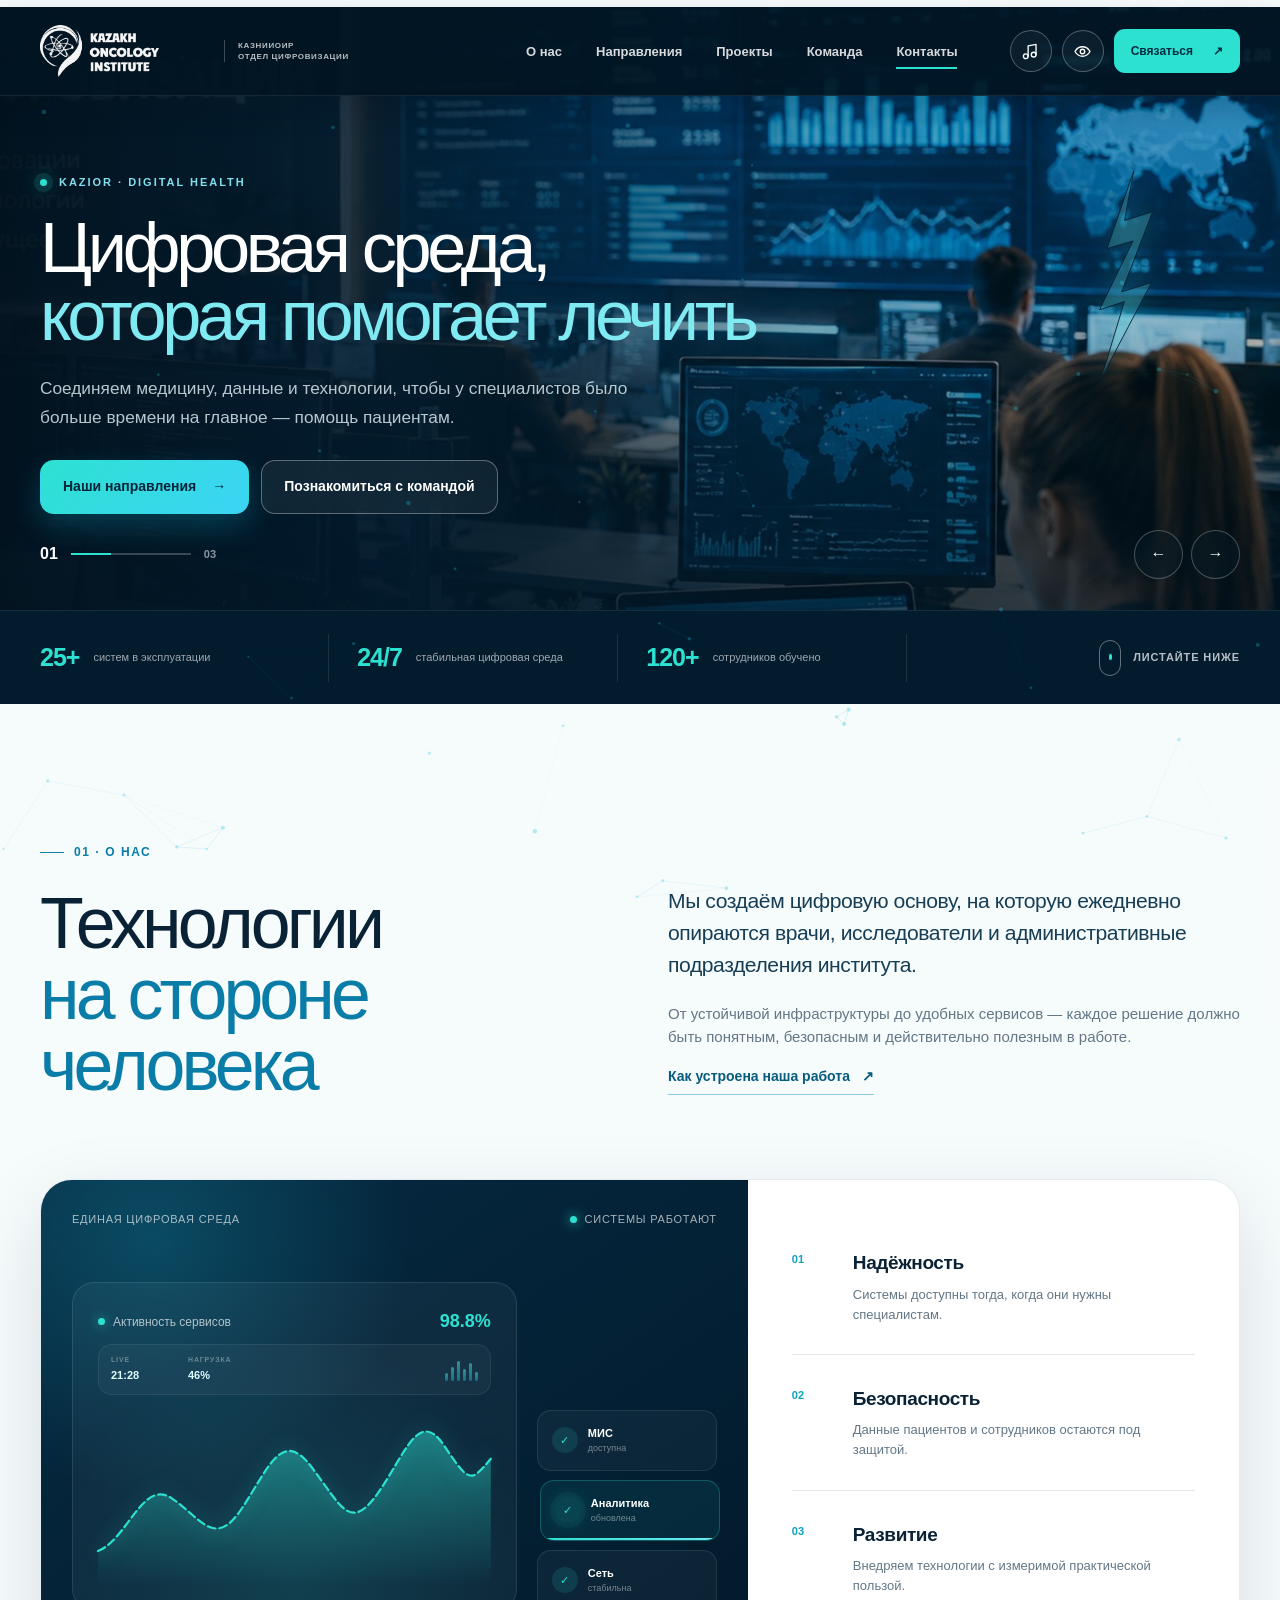
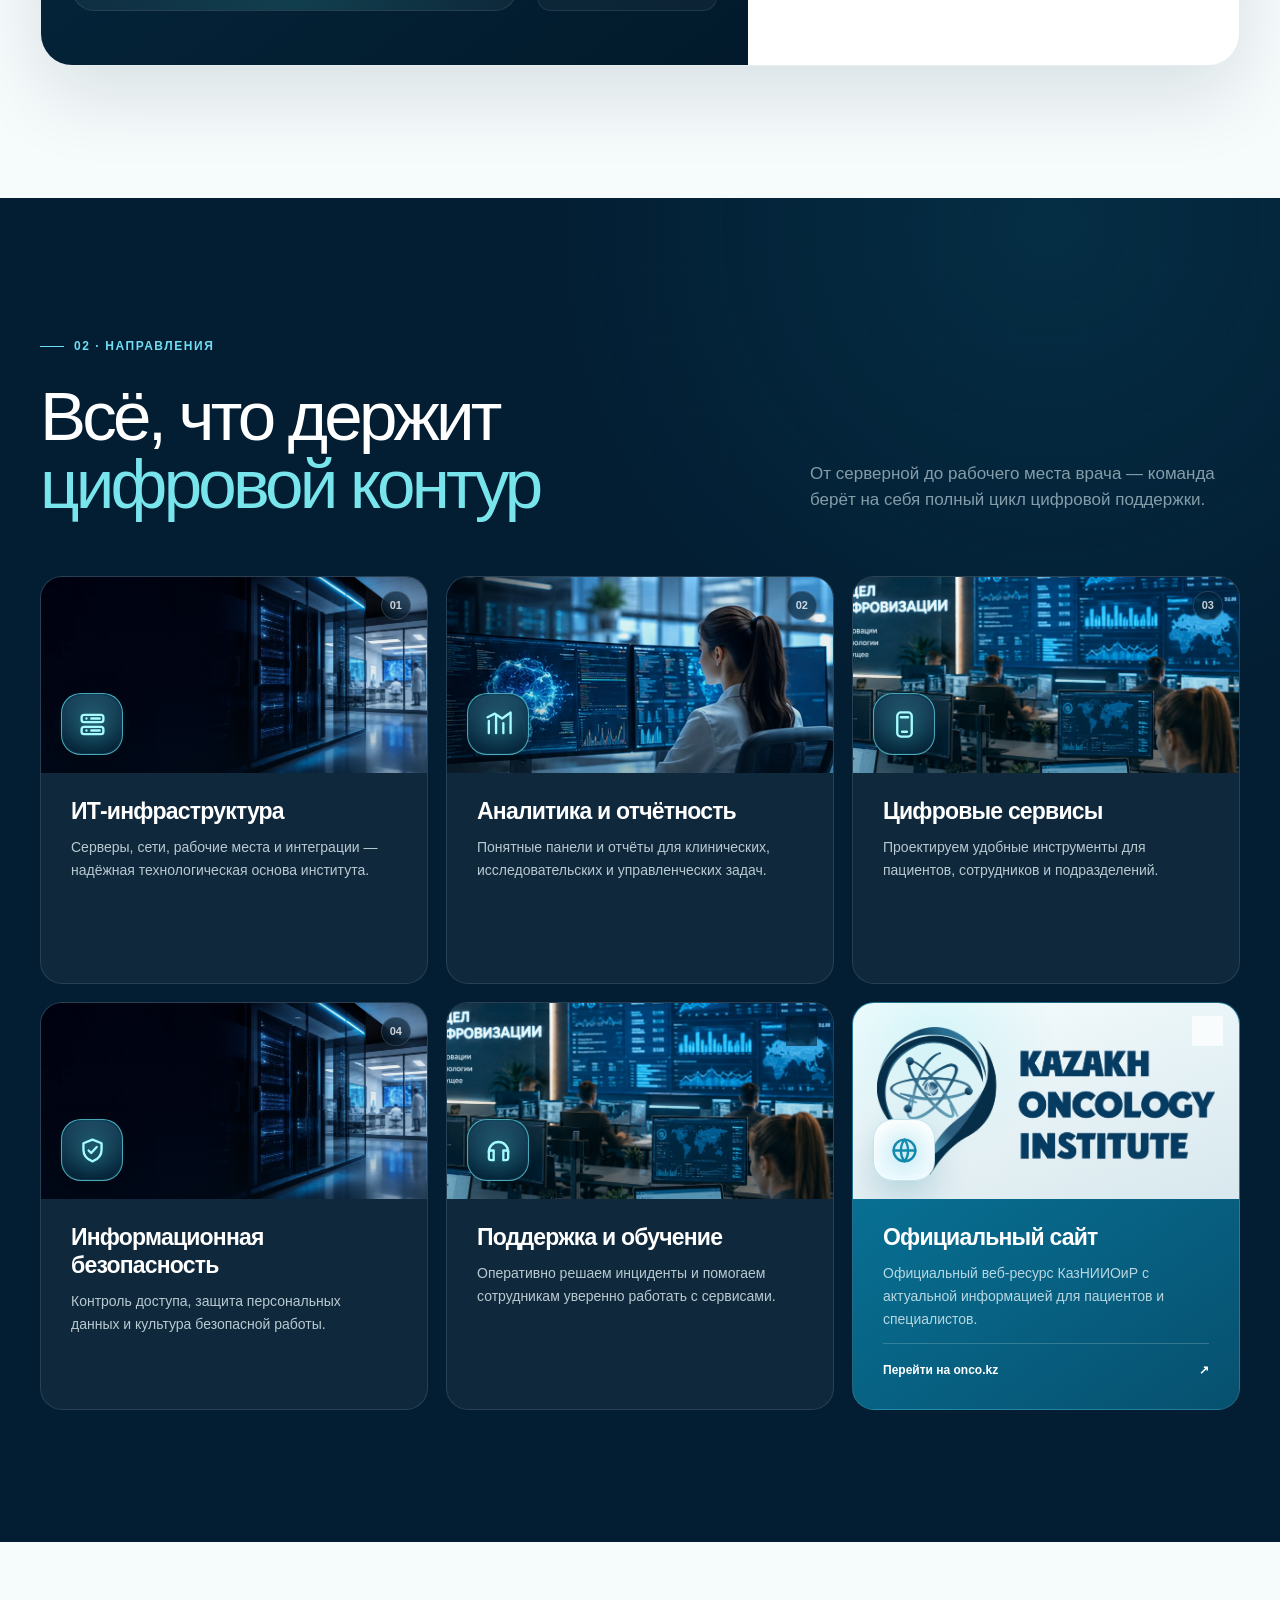
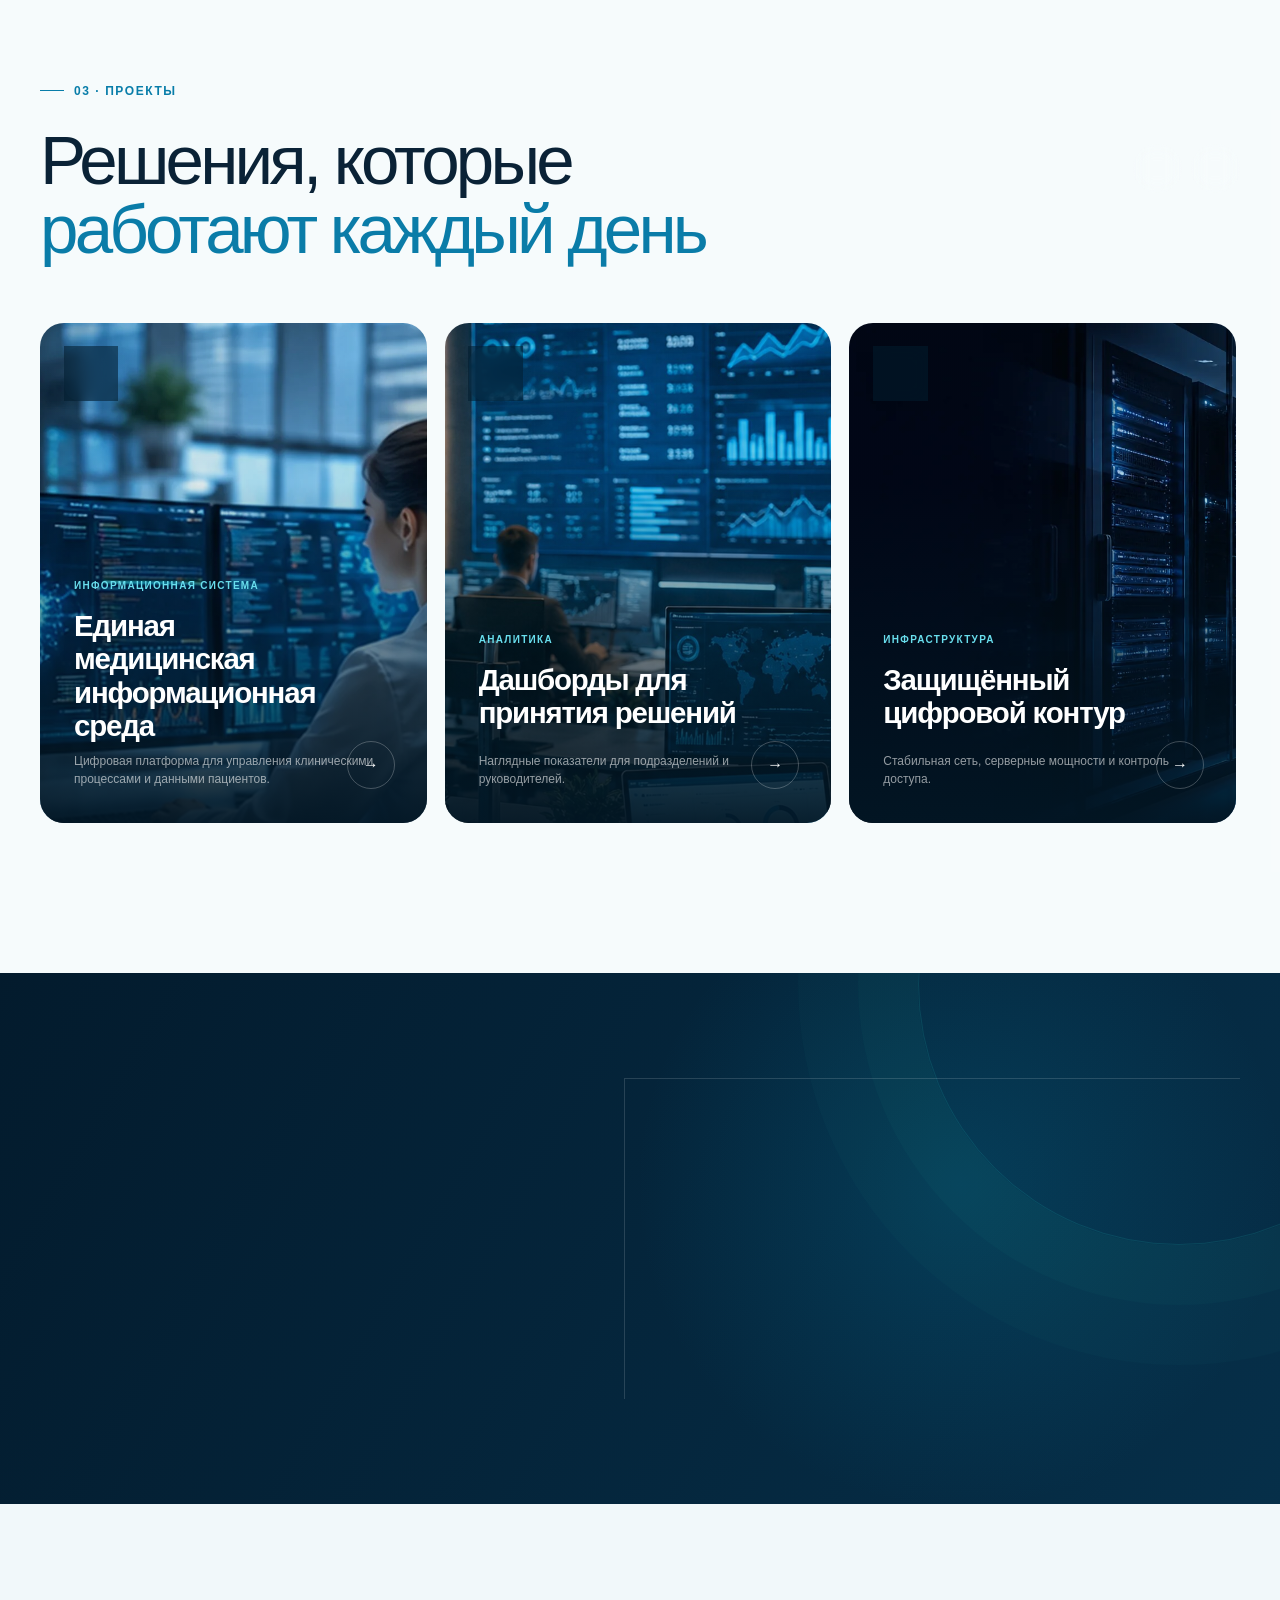
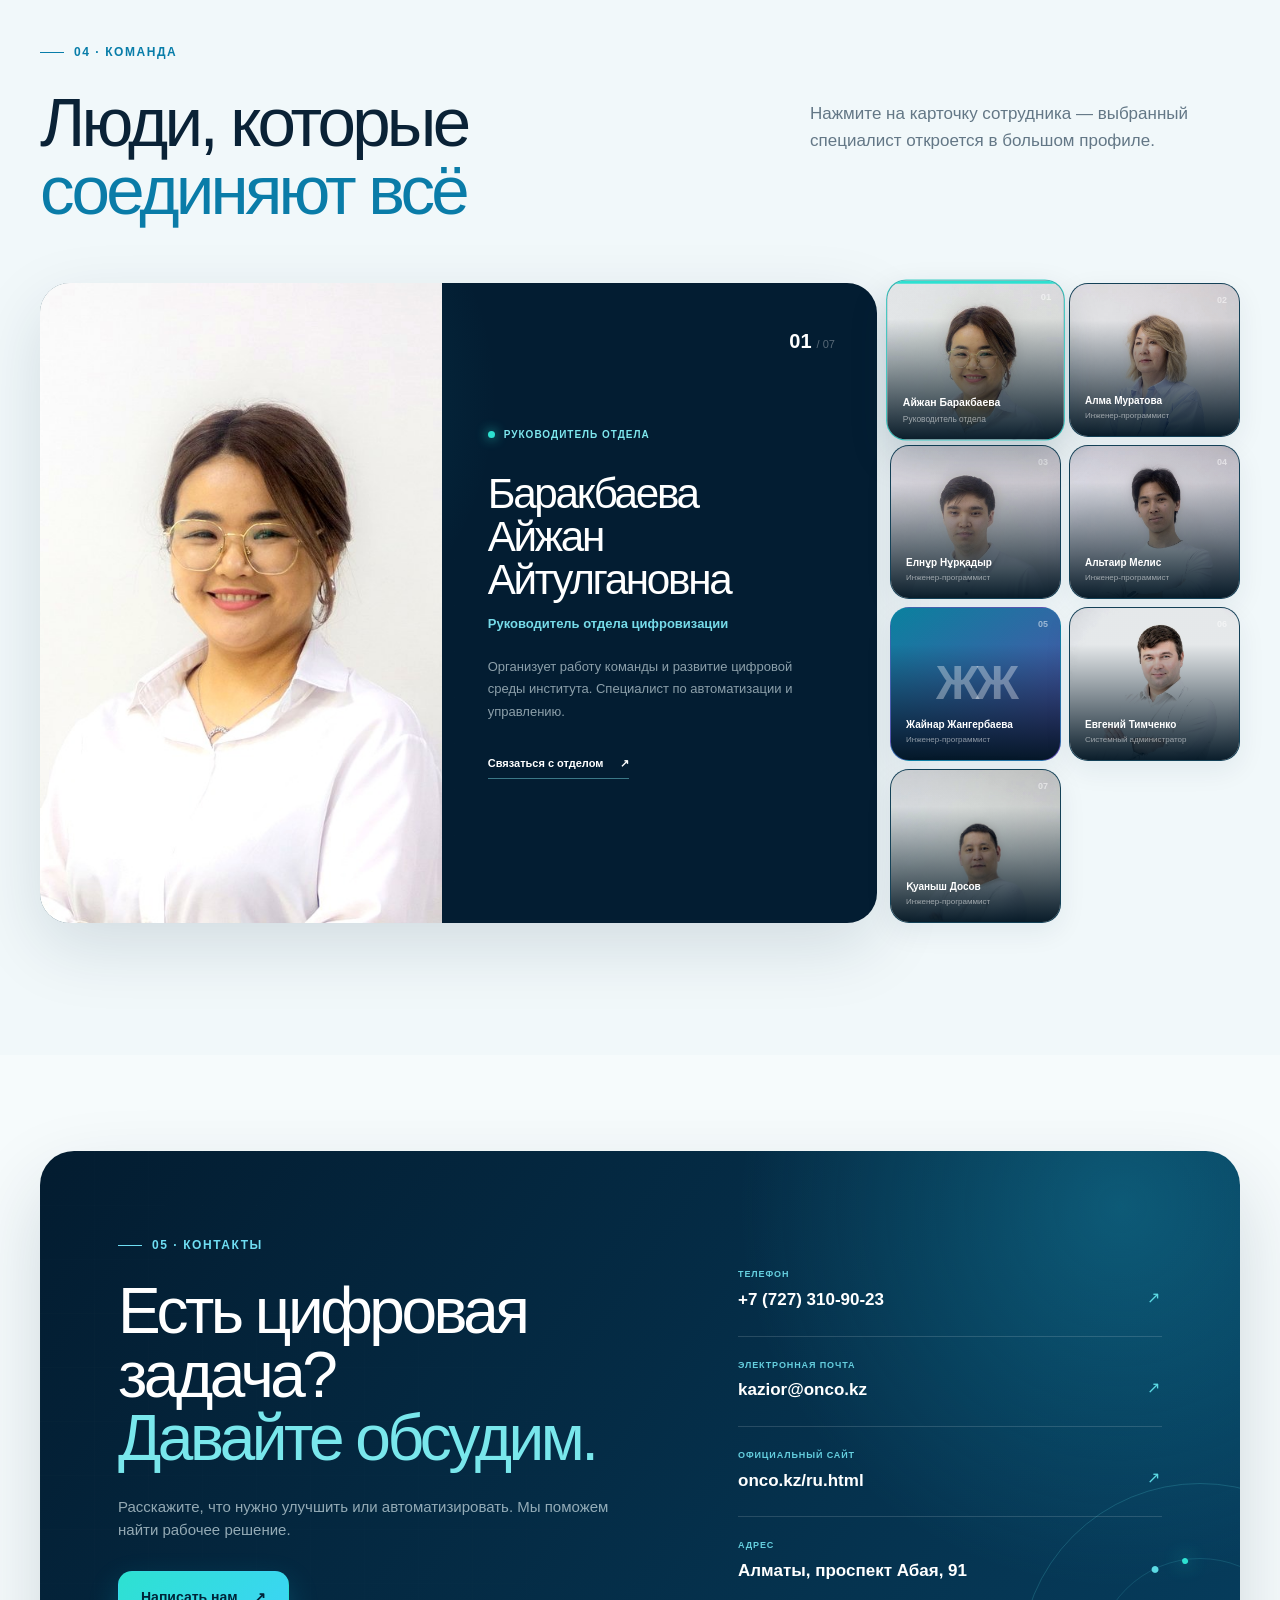
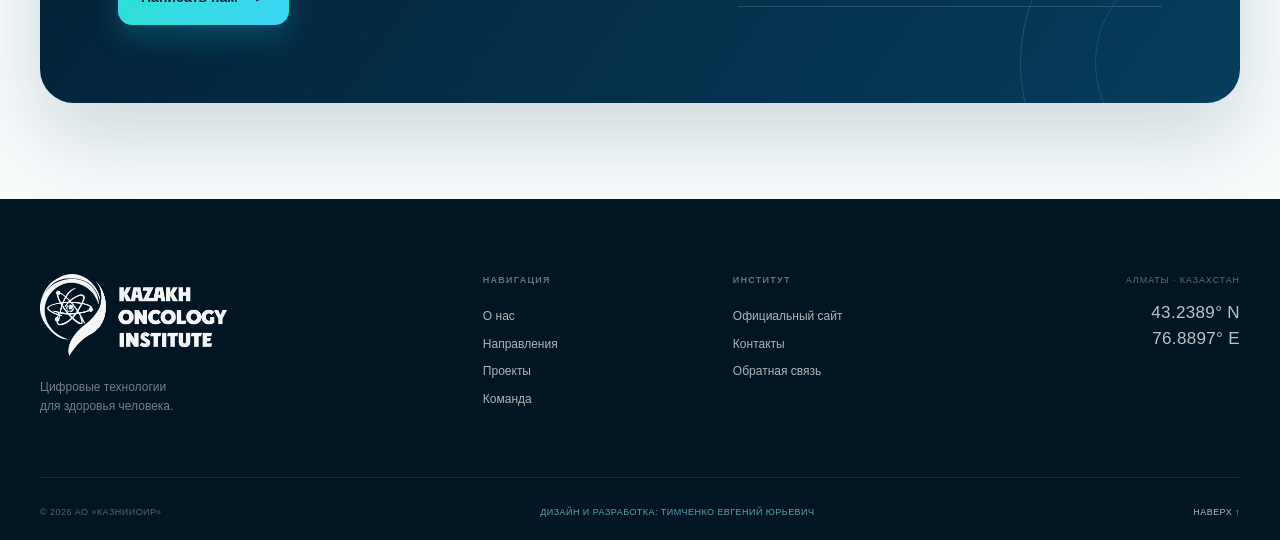
<file: index.html>
<!doctype html><html lang="ru"><head><meta charset="utf-8"><meta name="viewport" content="width=device-width,initial-scale=1"><meta name="theme-color" content="#031d32"><title>KazIOR — Отдел цифровизации</title><style>html,body{margin:0;background:#031d32;color:#fff;font-family:Arial,sans-serif}#load{min-height:100vh;display:grid;place-items:center}#load span{opacity:.75}</style></head><body><div id="load"><span>Загрузка сайта…</span></div><script>(async()=>{try{const u=new URL('assets/html/',location.href),a=[];for(let i=1;i<=19;i++){const r=await fetch(new URL(`p${String(i).padStart(2,'0')}.txt`,u));if(!r.ok)throw Error(r.status);a.push(await r.text())}document.open();document.write(a.join(''));document.close()}catch(e){document.getElementById('load').innerHTML='<span>Ошибка загрузки сайта. Обновите страницу.</span>';console.error(e)}})();</script></body></html>
</file>
